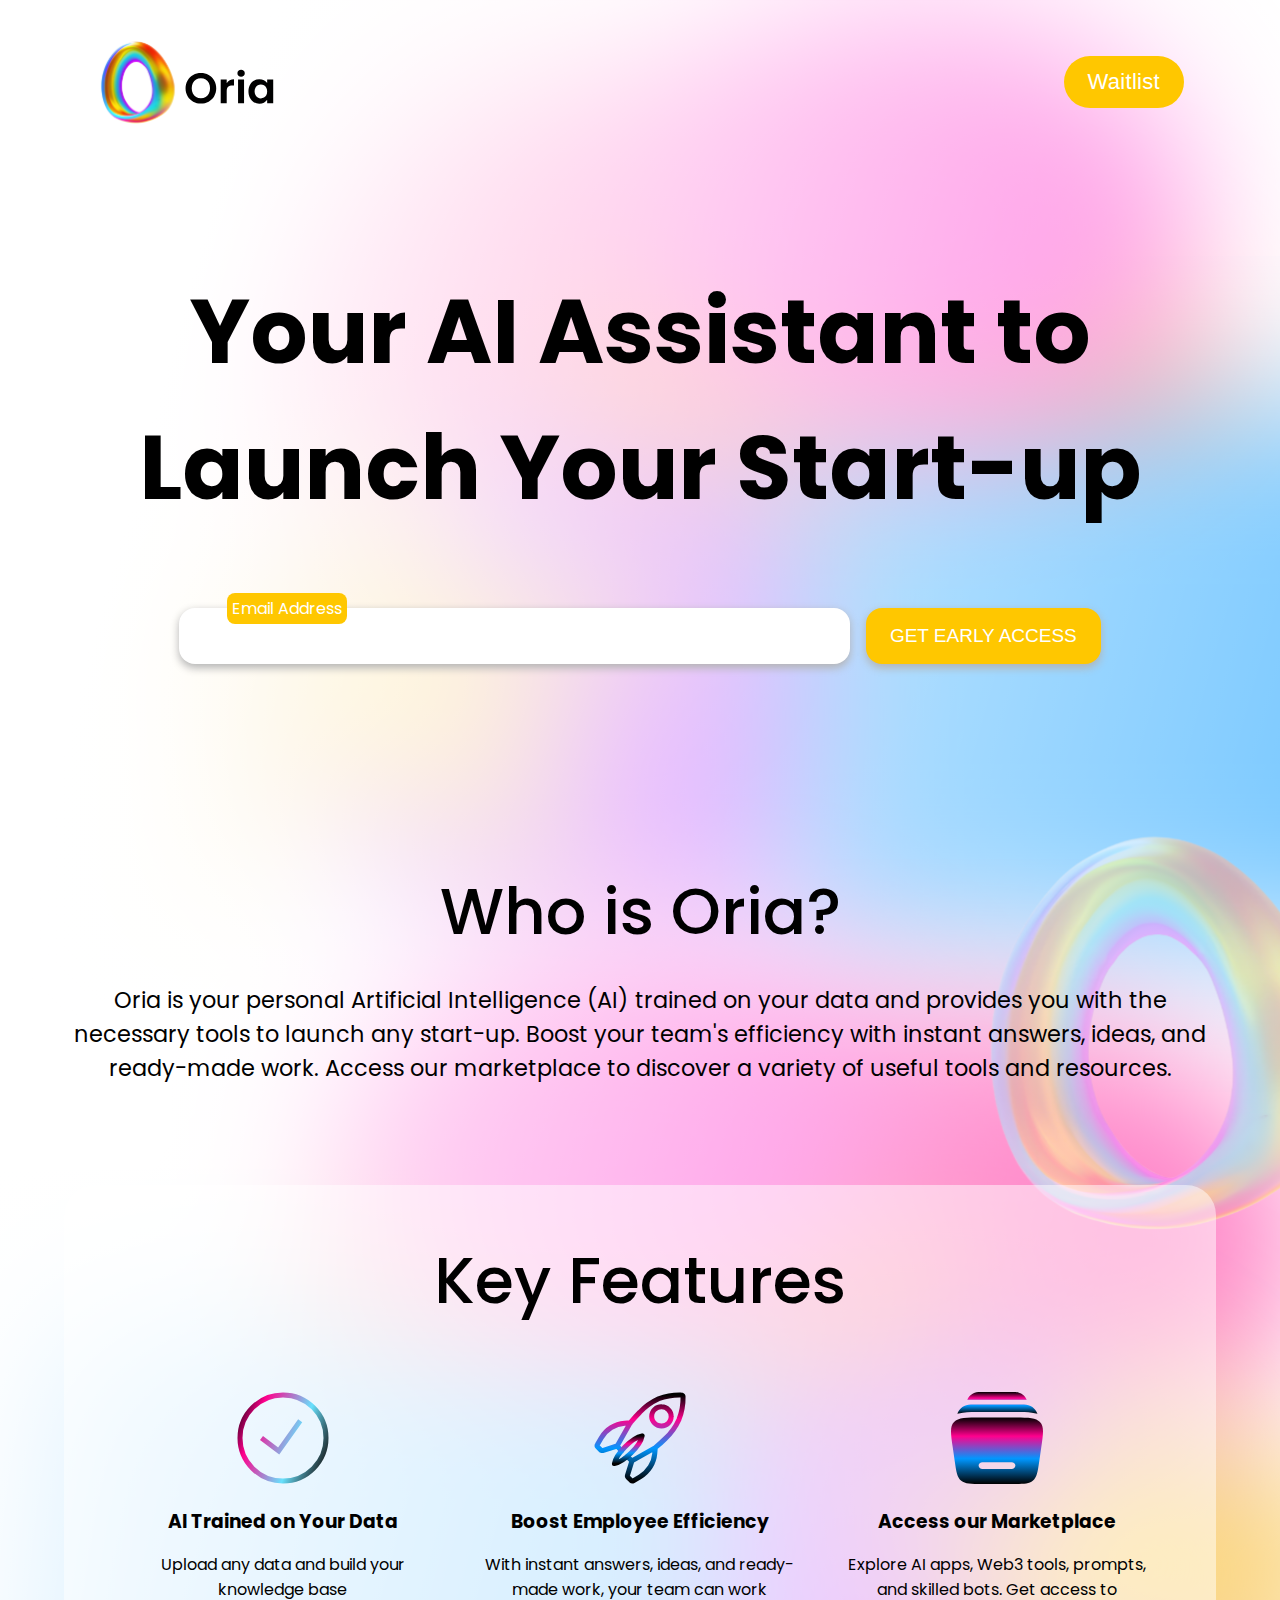
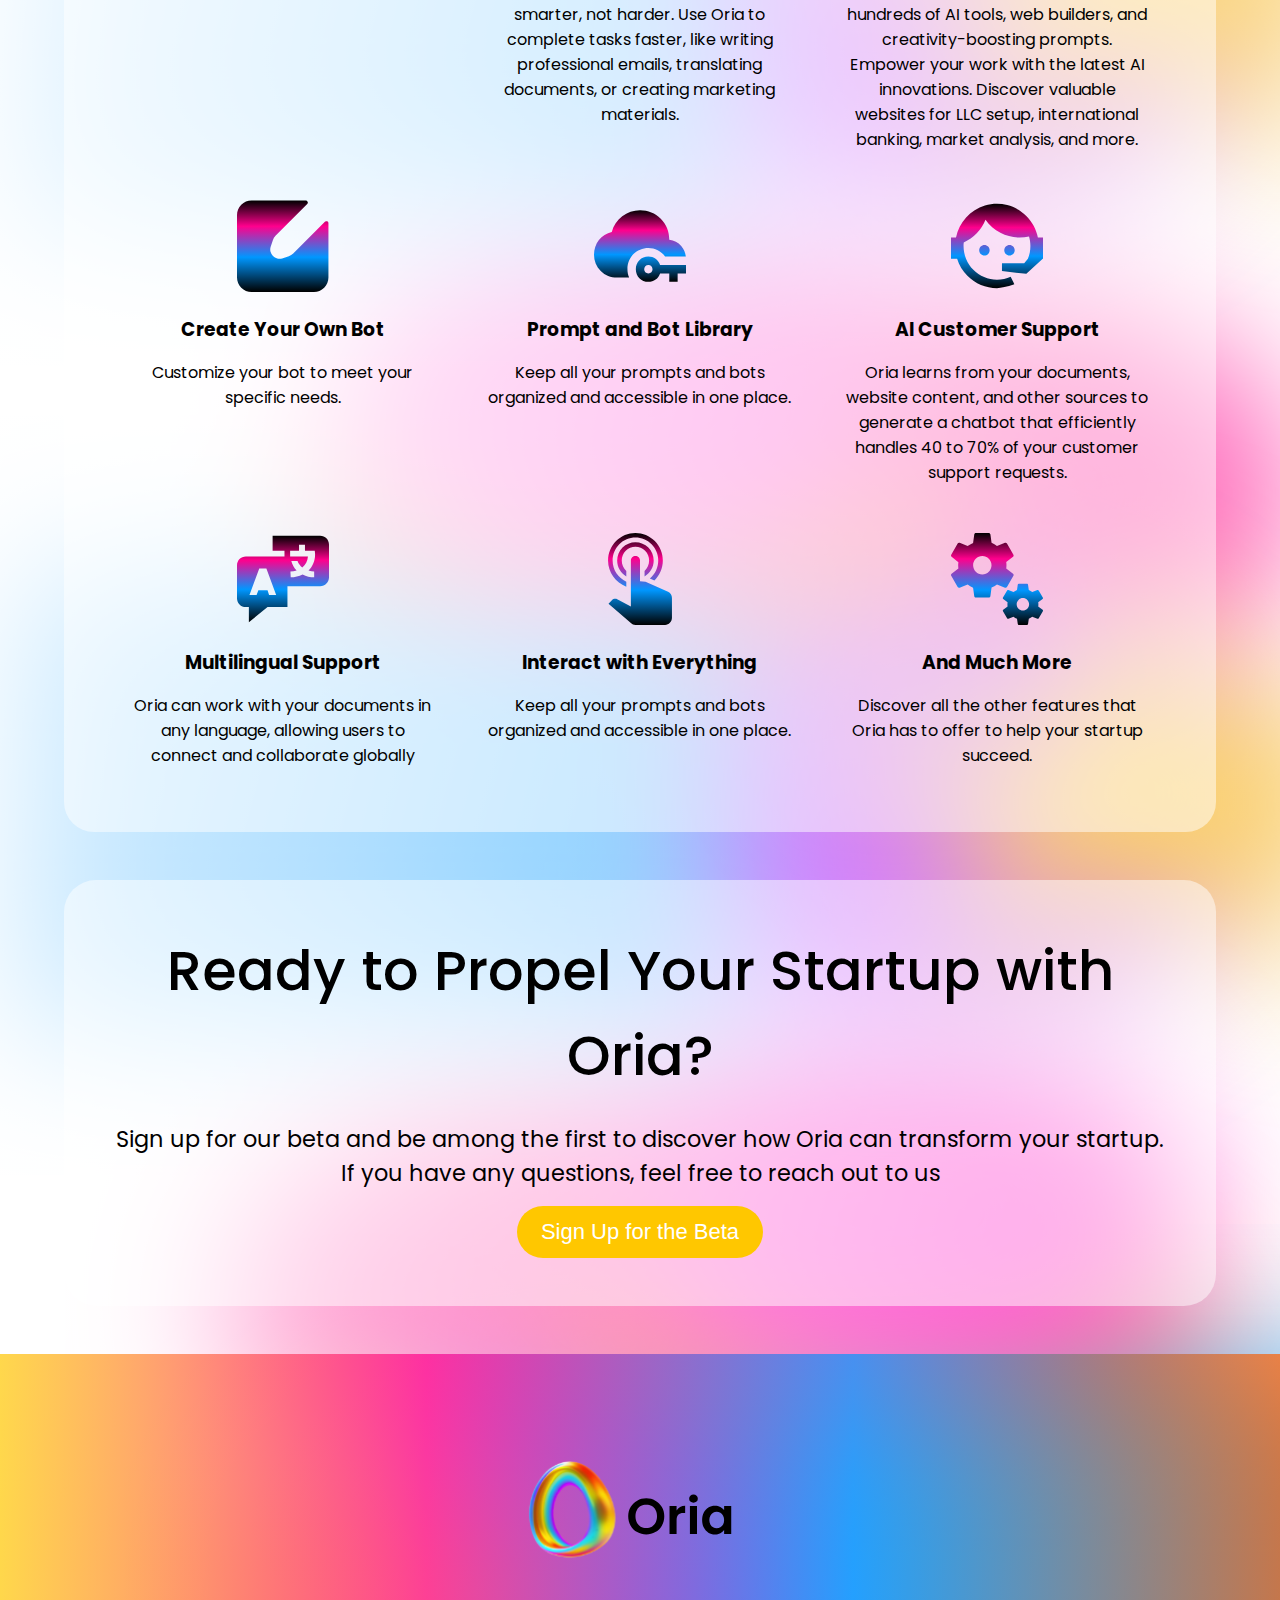
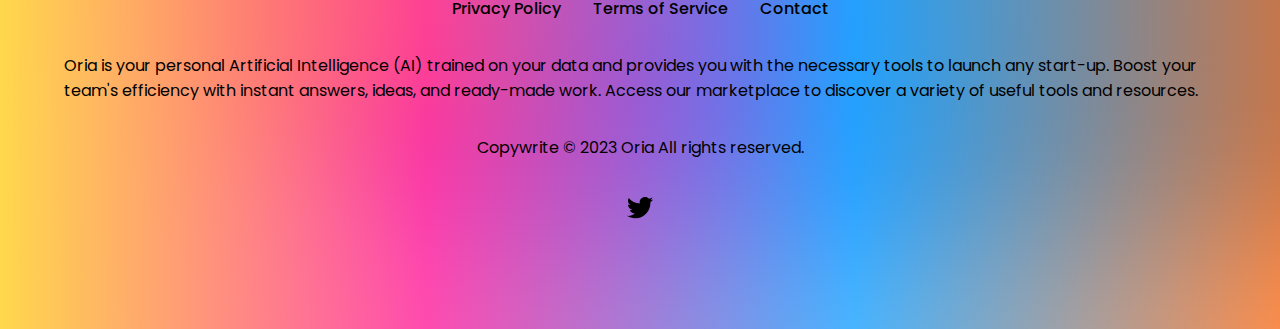
<file: index.html>
<!DOCTYPE html>
<html lang="en">
<head>
    <meta charset="UTF-8">
    <meta http-equiv="X-UA-Compatible" content="IE=edge">
    <meta name="viewport" content="width=device-width, initial-scale=1.0">
    <meta name="author" content="Cahit Doğan">
    <meta name="description" content="Your AI Assistant to Launch Your Start-up">

    <title>Oria</title>
    <link rel="stylesheet" href="css/style.css">

    <link rel="shortcut icon" href="assets/images/favicon.ico" type="image/x-icon">

    <link rel="preconnect" href="https://fonts.googleapis.com">
    <link rel="preconnect" href="https://fonts.gstatic.com" crossorigin>
    <link href="https://fonts.googleapis.com/css2?family=Poppins:wght@400;500;600;700&display=swap" rel="stylesheet">
    
    <link rel="preload" href="../assets/images/Background.svg" as="image">
</head>


<body>
    <div class="popup">
        <form method="POST" action="https://script.google.com/macros/s/AKfycbwVdhe3y3dsza_I50gTqKz7eOTCYbeEd-DSFrOkj9Dqrd45x0SLRdoiPP8DGaSfp7uDWg/exec" id="my-form">
            <input name="email" type="email" placeholder="Email *" required>
            <input name="firstName" placeholder="First Name" type="text" >
            <div class="check-container">
                <input type="checkbox" name="acceptTermsConditions" id="accept-terms" required>
                <label for="accept-terms">Accept terms and conditions</label>
            </div>
            <p>Oria will use the information you provide on the form to be in touch with you and to provide updates and marketing.</p>
            <button type="submit" class="popupBtn" >Join the Waiting List</button>
        </form>
    </div>
    <div class="overlay"></div>
    <div class="container">
        <header class="header">
            <img class="logo" src="assets/images/Logo.svg" alt="logo" width="200" height="100">
            <button class="waitlistBtn">Waitlist</button>
        </header>
        <main>
            <section class="banner">
                <h1>
                    Your AI Assistant to 
                    Launch Your Start-up
                </h1>
                <form class="input-form" method="POST" action="https://script.google.com/macros/s/AKfycbwVdhe3y3dsza_I50gTqKz7eOTCYbeEd-DSFrOkj9Dqrd45x0SLRdoiPP8DGaSfp7uDWg/exec" id="my-form-2">
                    <label for="email">Email Address</label>
                    <input name="email" type="email" id="email" required>
                    <button type="submit">GET EARLY ACCESS</button>
                </form>
            </section>
            <section class="about">
                <h2>Who is Oria?</h2>
                <p>Oria is your personal Artificial Intelligence (AI) trained on your data and provides you with the necessary tools to launch any start-up. Boost your team's efficiency with instant answers, ideas, and ready-made work. Access our marketplace to discover a variety of useful tools and resources.</p>
            </section>
            <section class="features">
                <h2>Key Features</h2>
                <div class="features-grid">
                    <div>
                        <img src="assets/images/feature-1.svg" alt="svg" width="92" height="92">
                        <h3>AI Trained on Your Data</h3>
                        <p> Upload any data and build your knowledge base</p>
                    </div>
                    <div>
                        <img src="assets/images/feature-2.svg" alt="svg" width="92" height="92">
                        <h3>Boost Employee Efficiency</h3>
                        <p>With instant answers, ideas, and ready-made work, your team can work smarter, not harder. Use Oria to complete tasks faster, like writing professional emails, translating documents, or creating marketing materials.</p>
                    </div>
                    <div>
                        <img src="assets/images/feature-3.svg" alt="svg" width="92" height="92">
                        <h3>Access our Marketplace</h3>
                        <p>Explore AI apps, Web3 tools, prompts, and skilled bots. Get access to hundreds of AI tools, web builders, and creativity-boosting prompts. Empower your work with the latest AI innovations. Discover valuable websites for LLC setup, international banking, market analysis, and more. </p>
                    </div>
                    <div>
                        <img src="assets/images/feature-4.svg" alt="svg" width="92" height="92">
                        <h3>Create Your Own Bot</h3>
                        <p>Customize your bot to meet your specific 
                            needs.</p>
                    </div>
                    <div>
                        <img src="assets/images/feature-5.svg" alt="svg" width="92" height="92">
                        <h3>Prompt and Bot Library</h3>
                        <p>Keep all your prompts and bots organized
                            and accessible in one place.</p>
                    </div>
                    <div>
                        <img src="assets/images/feature-6.svg" alt="svg" width="92" height="92">
                        <h3>AI Customer Support</h3>
                        <p> Oria learns from your documents, website content, and other sources to generate a chatbot that efficiently handles 40 to 70% of your customer support requests.</p>
                    </div>
                    <div>
                        <img src="assets/images/feature-7.svg" alt="svg" width="92" height="92">
                        <h3>Multilingual Support</h3>
                        <p> Oria can work with your documents in any language, allowing users to connect and collaborate globally</p>
                    </div>
                    <div>
                        <img src="assets/images/feature-8.svg" alt="svg" width="92" height="92">
                        <h3>Interact with Everything</h3>
                        <p>Keep all your prompts and bots organized
                            and accessible in one place.</p>
                    </div>
                    <div>
                        <img src="assets/images/feature-9.svg" alt="svg" width="92" height="92">
                        <h3>And Much More</h3>
                        <p>Discover all the other features that Oria has to offer to help your startup succeed.</p>
                    </div>
                </div>
            </section>
            <section class="cta">
                <h2>Ready to Propel Your Startup with Oria?</h2>
                <p>Sign up for our beta and be among the first to discover how Oria can transform your startup. If you have any questions, feel free to reach out to us</p>
                <button class="sign-up-for-the-beta">Sign Up for the Beta</button>
            </section>
        </main>
        
    </div>
    <footer>
        <div class="container">
            <div class="footer_wrapper">
                <img src="assets/images/Logo.svg" alt="logo" width="235" height="110">
            <ul>
                <li><a href="#">Privacy Policy</a></li>
                <li><a href="#">Terms of Service</a></li>
                <li><a href="#">Contact</a></li>
            </ul>
            <p>Oria is your personal Artificial Intelligence (AI) trained on your data and provides you with the necessary tools to launch any start-up. Boost your team's efficiency with instant answers, ideas, and ready-made work. Access our marketplace to discover a variety of useful tools and resources.</p>
            <p>Copywrite © 2023 Oria All rights reserved.</p>
            <div>
                <a href="https://twitter.com/oria_tech" aria-label="twitter link">
                    <svg xmlns="http://www.w3.org/2000/svg" width="30" height="30" viewBox="0 0 24 24" fill="none">
                    <path d="M22.46 6C21.69 6.35 20.86 6.58 20 6.69C20.88 6.16 21.56 5.32 21.88 4.31C21.05 4.81 20.13 5.16 19.16 5.36C18.37 4.5 17.26 4 16 4C13.65 4 11.73 5.92 11.73 8.29C11.73 8.63 11.77 8.96 11.84 9.27C8.28001 9.09 5.11001 7.38 3.00001 4.79C2.63001 5.42 2.42001 6.16 2.42001 6.94C2.42001 8.43 3.17001 9.75 4.33001 10.5C3.62001 10.5 2.96001 10.3 2.38001 10V10.03C2.38001 12.11 3.86001 13.85 5.82001 14.24C5.19074 14.4122 4.5301 14.4362 3.89001 14.31C4.16162 15.1625 4.69355 15.9084 5.41103 16.4429C6.1285 16.9775 6.99546 17.2737 7.89001 17.29C6.37364 18.4904 4.494 19.1393 2.56001 19.13C2.22001 19.13 1.88001 19.11 1.54001 19.07C3.44001 20.29 5.70001 21 8.12001 21C16 21 20.33 14.46 20.33 8.79C20.33 8.6 20.33 8.42 20.32 8.23C21.16 7.63 21.88 6.87 22.46 6Z" fill="black"/>
                    </svg>
                </a>
            </div>
            </div>
        </div>
    </footer>
    <script src="js/script.js"></script>
</body>
</html>
</file>
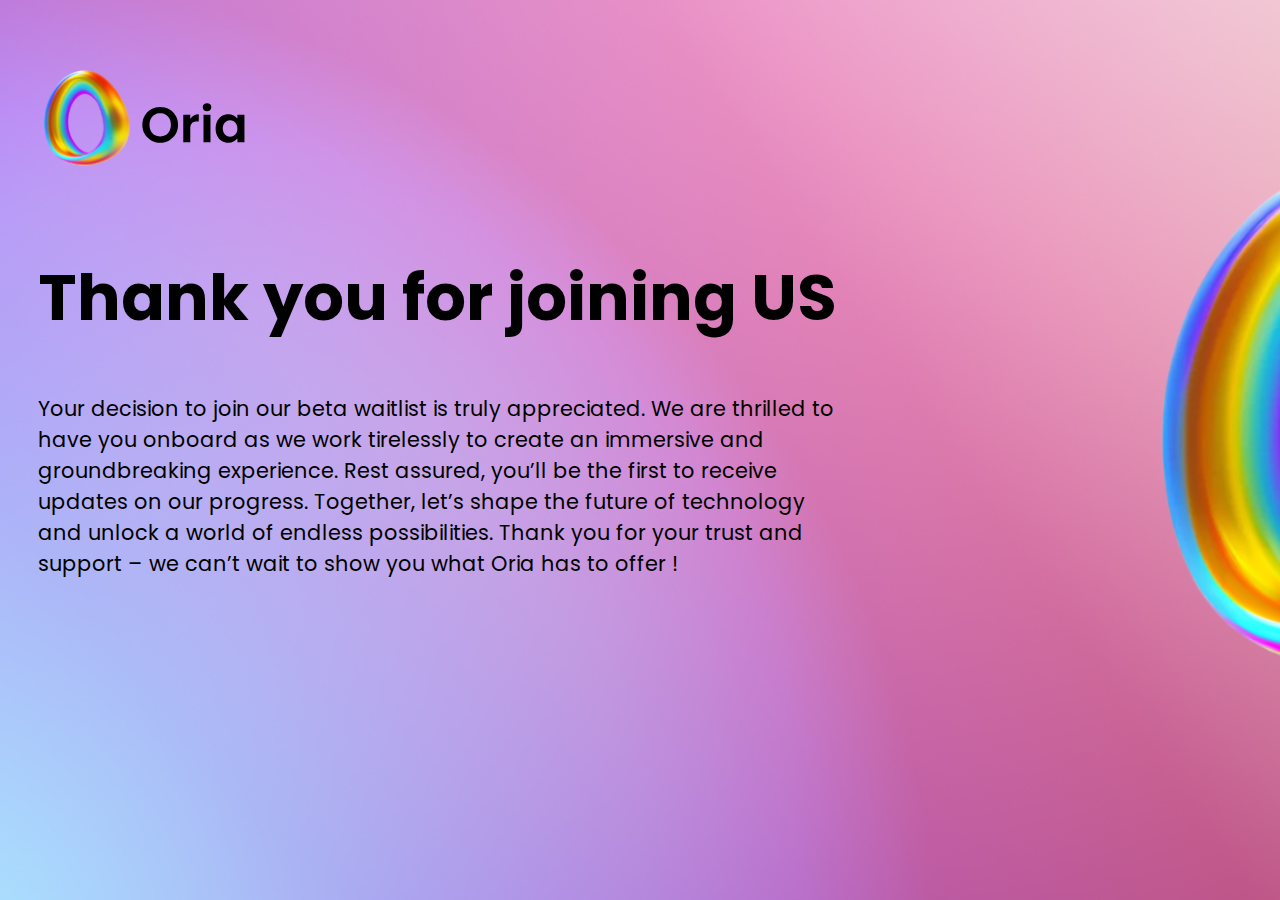
<file: thankyou.html>
<!DOCTYPE html>
<html lang="en">
<head>
    <meta charset="UTF-8">
    <meta http-equiv="X-UA-Compatible" content="IE=edge">
    <meta name="viewport" content="width=device-width, initial-scale=1.0">
    <meta name="author" content="Cahit Doğan">
    <meta name="description" content="Your AI Assistant to Launch Your Start-up">

    
    <title>thankyou</title>
    <link rel="stylesheet" href="css/thankyou.css">

    <link rel="shortcut icon" href="assets/images/favicon.ico" type="image/x-icon">

    <link rel="preconnect" href="https://fonts.googleapis.com">
    <link rel="preconnect" href="https://fonts.gstatic.com" crossorigin>
    <link href="https://fonts.googleapis.com/css2?family=Poppins:wght@400;600;&display=swap" rel="stylesheet">

    <link rel="preload" href="../assets/images/thank-you-background.svg" as="image">
    
</head>
<body style="background:none;">

    <main class="thankyou">
        <div class="content">
            <a href="index.html">
                <img src="assets/images/Logo.svg" alt="logo">
            </a>
            <div>
                <h1>Thank you for joining US</h1>
                <p>Your decision to join our beta waitlist is truly appreciated. We are thrilled to have you onboard as we work tirelessly to create an immersive and groundbreaking experience. Rest assured, you’ll be the first to receive updates on our progress. Together, let’s shape the future of technology and unlock a world of endless possibilities. Thank you for your trust and support – we can’t wait to show you what Oria has to offer !
                </p>
            </div>
        </div>
    </main>
</body>
</html>
</file>
<file: css/style.css>
:root{
    --primary: #FFC700;
    --secomdary: ;
    --white: #fff;
    --black: #000;
}

*{
    margin: 0;
    padding: 0;
    box-sizing: border-box;
}

html {
    /* font-size: 62.5%; */
}

body{
    font-family: 'Poppins', sans-serif;
    background: url('../assets/images/Background.svg');
    background-size: cover;
}


.container{
    max-width: 75rem;
    margin: 0 auto;
    padding: 0 1.5rem;
}

button{
    border: none;
    outline: none;
    color: var(--white);
    background: var(--primary);
    border-radius: 30px;
    padding: .8rem 1.5rem;
    font-weight: 500;
    font-style: normal;
    font-size: 1.375rem;
    cursor: pointer !important;
}

/* OVERLAY */
.overlay{
    position: fixed;
    height: 100%;
    width: 100%;
    background: rgba(0,0,0,0.5);
    z-index: 1;
    display: none;
}

.overlay.active{
    display: block;
}


/* POPUP */
.popup{
    position: fixed;
    top: 50%;
    left: 50%;
    transform: translate(-50%,-50%);
    background: var(--white);
    box-shadow: 0 0.5rem 0.5rem rgb(109, 109, 109);
    padding: 2rem;
    border-radius: 2rem;
    z-index: 2;
    width: 50vw;
    max-width: 550px;
    display: none;
}

.popup.active{
    display: block;
}

.popup button{
    border-radius: 0.8rem !important;
    font-size: 1.2rem;
}


.popup form{
    display: flex;
    flex-direction: column;
    gap: .8rem;
}

.popup form > input{
    padding: .6rem;
    margin-bottom: .3rem;
    border-radius: 5px;
    outline: none;
    border: 1px solid var(--black);
}

.popup .check-container{
    display: flex;
    align-items: center;
    gap: .5rem;
}

.popup form > p{
    color: #0091d1;
    font-size: 0.95rem;
    margin-bottom: 1.2rem;
}

.popup form > a {
    text-align: center;
}

.popup form input[type=email]::placeholder, .popup form input[type=text]::placeholder {
    font-size: 17px;
    color: black;
}

.popup form input[type=email], .popup form input[type=text] {
    height: 3rem;
    font-size: 1.2rem;
    border: none;
    box-shadow: 0 1.5px 0.3rem rgb(143, 143, 143);
    border-radius: 0.6rem;
}

/* HEADER */
header{
    display: flex !important;
    justify-content: space-between;
    align-items: center;
    padding: 2rem;
    position: relative;
}

header .background{
    position: absolute;
    width: 100%;
    height: 100%;
}

.waitlistBtn {
    font-weight: 500;
    letter-spacing: 0.3px;
}

/* MAIN */
main{
    position: relative;
}

main .background{
    position: absolute;
    width: 100%;
    height: 100%;
    /* background-color: orange; */
}

/* BANNER */
.banner{
    display: flex;
    justify-content: center;
    align-items: center;
    flex-direction: column;
    gap: 4.5rem;
    padding: 6.25rem 0;
    /* height: 80vh; */
}

.banner h1{
    font-size: 5.625rem;
    font-weight: 700;
    color: var(--black);
    text-align: center;
}

.banner .input-form{
    display: flex;
    align-items: center;
    gap: 1rem;
    width: 80%;
    position: relative;
    /* margin: 0 auto; */
}

.banner label{
    position: absolute;
    left: 3rem;
    top: -15px;
    padding: 3px 5px;
    color: var(--white);
    background: var(--primary);
    border-radius: 0.5rem;
}

.banner .input-form input{
    border-radius: 1rem;
    flex: 1;
    /* font-size: 1.8rem; */
    height: 3.5rem;
    border: none;
    box-shadow: 0 0.2rem 0.5rem rgb(180, 180, 180);
}

.banner .input-form input{
    border-radius: 1rem;
    flex: 1;
    /* font-size: 1.8rem; */
    height: 3.5rem;
    border: none;
    box-shadow: 0 0.2rem 0.5rem rgb(180, 180, 180);
    padding-left: 1rem;
    outline: none;
    font-size: 1.3rem;
    color: black;
}

.banner .input-form button{
    border-radius: 1rem;
    height: 3.5rem;
    font-weight: 500;
    font-size: 19px;
    box-shadow: 0 0.2rem 0.5rem rgb(180, 180, 180);
}

/* ABOUT */
.about{
    text-align: center;
    padding: 6.25rem 0;
}

.about h2{
    color: #000;
    text-align: center;
    font-size: 4rem;
    font-style: normal;
    font-weight: 500;
    margin-bottom: 1.5rem;
}

.about p{
    color: #000;
    text-align: center;
    font-size: 1.4rem;
    font-style: normal;
    font-weight: 400;
}

/* FEATURES */

.features{
    text-align: center;
    /* padding: 6.25rem 0; */
    padding: 3rem;
    border-radius: 30px;
    background-color: rgba(255, 255, 255, 0.5); /* White background with opacity (0.5) */
    margin-bottom: 3rem;
}

.features h2{
    color: #000;
    text-align: center;
    font-size: 4rem;
    font-style: normal;
    font-weight: 500;
    margin-bottom: 3rem;
}

.features-grid{
    
    display: grid;
    grid-template-columns: repeat(3, 1fr);
    gap: 1rem;
}

.features-grid div{
    padding: 1rem;
}


.features-grid div img,.features-grid div h3{ 
    margin-bottom: 1rem;
}




/* CTA */
.cta{
    text-align: center;
    padding: 2rem 0;
    padding: 3rem;
    border-radius: 2rem;
    background-color: rgba(255, 255, 255, 0.5); /* White background with opacity (0.5) */

}

.cta h2{
    color: #000;
    text-align: center;
    font-size: 3.5rem;
    font-style: normal;
    font-weight: 500;
    margin-bottom: 1.5rem;
}

.cta p{
    color: #000;
    text-align: center;
    font-size: 1.4rem;
    font-style: normal;
    font-weight: 400;
    margin-bottom: 1rem;
}

/* THANKYOU */
.thankyou{
    
    /* padding: 10rem; */
    background: url('../assets/images/Background.svg');
    background-size: cover;
}

.thankyou .content{
    width: 100%;
    height: 100vh;
    justify-content: flex-start;
    align-items: flex-start;
    margin: 0 auto;
    padding: 4rem 3%;
    background: url("../assets/images/thank-you-background.svg");
    background-repeat: no-repeat;
    background-size: cover;
}

.thankyou img{
    margin-bottom: 4.5rem;
}

.thankyou h1{
    font-size: 4rem;
    margin-bottom: 3rem;
}

.thankyou p{
    font-size: 1.3rem;
    font-weight: 400;
    max-width: 50rem;
}

/* THANKYOU POPUP */

.thankyou-popup {
    position: fixed;
    padding: 3rem;
    top: 50%;
    left: 50%;
    z-index: 100;
    transform: translate(-50%, -50%);
    margin-bottom: 1rem;
    display: none;
    width: 594px;
    height: 457px;
    flex-shrink: 0;
    border-radius: 10px;
    background: #fff;
    border: 10px solid black;
    box-shadow: 0px 4px 4px 0px rgba(0, 0, 0, 0.25);
    padding: 20px;
  }
  
  .thankyou-popup.active {
    display: block;
  }
  
  .thankyou-popup .thankyou-close {
    color: #aaa;
    font-size: 28px;
    font-weight: bold;
    position: absolute;
    right: 2%;
    bottom: 0.5%;
  }
  
  .thankyou-popup .thankyou-close:hover,
  .thankyou-popup .thankyou-close:focus {
    color: black;
    text-decoration: none;
    cursor: pointer;
  }
  
  .thankyou-popup .thankyou-input {
    margin-bottom: 1rem;
    width: 518px;
    height: 66px;
    flex-shrink: 0;
    border-radius: 10px;
    border: 2px solid rgba(0, 0, 0, 0.3);
  }
  
  .thankyou-popup input::placeholder {
    color: #000;
    /* text-align: center; */
    font-family: Poppins;
    position: absolute;
    top: 25%;
    left: 3%;
    font-size: 20px;
    font-style: normal;
    font-weight: 600;
    line-height: normal;
    opacity: 0.20000000298023224;
  }
  
  .thankyou-checkbox {
    display: flex;
  }
  
  .thankyou-checkbox .thankyoucheckbox-input {
    width: 30px;
    height: 27px;
    flex-shrink: 0;
    border-radius: 5px;
    border: 1px solid #000;
  }
  
  .thankyou-checkbox p {
    margin-left: 2%;
    color: #000;
    font-family: Poppins;
    font-size: 18px;
    font-style: normal;
    font-weight: 600;
    line-height: normal;
  }
  
  .thankyoupopup-text {
    color: #0097ff;
    font-family: Poppins;
    font-size: 20px;
    font-style: normal;
    font-weight: 400;
    line-height: normal;
    margin-top: 1rem;
  }
  
  .thankyou-popupBtn {
    width: 518px;
    height: 60px;
    flex-shrink: 0;
    border-radius: 10px;
    background: #ffc700;
    margin-top: 26px;
  }
  
  .thankyou-overlay {
    position: fixed;
    height: 100%;
    width: 100%;
    background: rgba(0, 0, 0, 0.5);
    z-index: 99;
    display: none;
  }
  
  .thankyou-overlay.active {
    display: block;
  }
  

/* FOOTER */
footer{
    margin-top: 3rem;
    background-image: linear-gradient(to right, rgba(255, 199, 0, 0.7), rgba(255, 0, 141, 0.7), rgba(0, 151, 255, 0.7), rgba(255, 95, 0, 0.7));
}

.footer_wrapper{
    padding: 100px 0;
    display: flex;
    flex-direction: column;
    justify-content: center;
    align-items: center;
    gap: 2rem;
}

footer ul{
    list-style: none;
    display: flex;
    align-items: center;
    gap: 2rem;
}

footer ul li a {
    font-weight: 500;
    text-decoration: none;
    color: black;
}

footer ul li a:hover {
    text-decoration: underline;
}

@media screen and (max-width: 991px){
    html{
        font-size: 80%;
    }

    .banner h1{
        font-size: 4rem;
    }

    .features-grid{
        grid-template-columns: repeat(2, 1fr);
    }

    .popup{
        width: 60vw;
        max-width: 650px;
    }
}

@media screen and (width < 820px) {
    body{
        background: url('../assets/images/Background.svg');
        background-position: top;
        background-repeat: no-repeat;
        background-size: 600%;
    }

    .banner .input-form {
        display: block;
        width: 90%;
    }

    .banner .input-form input {
        display: block;
        width: 100%;
        height: 3.5rem;
        margin-bottom: 1rem;
    }

    .banner .input-form button {
        display: block;
        margin: auto;
    }

    .popup{
        width: 75vw;
    }
    
}

@media screen and (max-width: 520px){
    header {
        padding: 2rem 0.5rem;
    }

    .features-grid{
       grid-template-columns: repeat(1, 1fr);
    }

    .logo{
        width: 12rem;
    }
    .banner h1{
        font-size: 3.5rem;
    }

    .banner .input-form {
        display: block;
        width: 95%;
    }

    .input-form{
        flex-direction: column;
    }

    .cta h2{
        font-size: 3rem;
    }

    .features h2{
        font-size: 3rem;   
    }

    .about h2{
        font-size: 3rem;
    }

    .thankyou .content {
        min-height: 70rem;
        height: 100vh;
        padding: 4rem 5%;
    }

    .popup{
        width: 90vw;
    }
}
</file>
<file: css/thankyou.css>
:root{
    --primary: #FFC700;
    --secomdary: ;
    --white: #fff;
    --black: #000;
}

*{
    margin: 0;
    padding: 0;
    box-sizing: border-box;
}

html {
    /* font-size: 62.5%; */
}

body{
    font-family: 'Poppins', sans-serif;
    background-size: cover;
}

/* MAIN */
main{
    position: relative;
}

main .background{
    position: absolute;
    width: 100%;
    height: 100%;
    /* background-color: orange; */
}



.thankyou .content{
    width: 100%;
    height: 100vh;
    justify-content: flex-start;
    align-items: flex-start;
    margin: 0 auto;
    padding: 4rem 3%;
    background: url("../assets/images/thank-you-background.svg");
    background-repeat: no-repeat;
    background-size: cover;
}

.thankyou img{
    margin-bottom: 4.5rem;
}

.thankyou h1{
    font-size: 4rem;
    margin-bottom: 3rem;
}

.thankyou p{
    font-size: 1.3rem;
    font-weight: 400;
    max-width: 50rem;
}

/* THANKYOU POPUP */

.thankyou-popup {
    position: fixed;
    padding: 3rem;
    top: 50%;
    left: 50%;
    z-index: 100;
    transform: translate(-50%, -50%);
    margin-bottom: 1rem;
    display: none;
    width: 594px;
    height: 457px;
    flex-shrink: 0;
    border-radius: 10px;
    background: #fff;
    border: 10px solid black;
    box-shadow: 0px 4px 4px 0px rgba(0, 0, 0, 0.25);
    padding: 20px;
  }
  
  .thankyou-popup.active {
    display: block;
  }
  
  .thankyou-popup .thankyou-close {
    color: #aaa;
    font-size: 28px;
    font-weight: bold;
    position: absolute;
    right: 2%;
    bottom: 0.5%;
  }
  
  .thankyou-popup .thankyou-close:hover,
  .thankyou-popup .thankyou-close:focus {
    color: black;
    text-decoration: none;
    cursor: pointer;
  }
  
  .thankyou-popup .thankyou-input {
    margin-bottom: 1rem;
    width: 518px;
    height: 66px;
    flex-shrink: 0;
    border-radius: 10px;
    border: 2px solid rgba(0, 0, 0, 0.3);
  }
  
  .thankyou-popup input::placeholder {
    color: #000;
    /* text-align: center; */
    font-family: Poppins;
    position: absolute;
    top: 25%;
    left: 3%;
    font-size: 20px;
    font-style: normal;
    font-weight: 600;
    line-height: normal;
    opacity: 0.20000000298023224;
  }
  
  .thankyou-checkbox {
    display: flex;
  }
  
  .thankyou-checkbox .thankyoucheckbox-input {
    width: 30px;
    height: 27px;
    flex-shrink: 0;
    border-radius: 5px;
    border: 1px solid #000;
  }
  
  .thankyou-checkbox p {
    margin-left: 2%;
    color: #000;
    font-family: Poppins;
    font-size: 18px;
    font-style: normal;
    font-weight: 600;
    line-height: normal;
  }
  
  .thankyoupopup-text {
    color: #0097ff;
    font-family: Poppins;
    font-size: 20px;
    font-style: normal;
    font-weight: 400;
    line-height: normal;
    margin-top: 1rem;
  }
  
  .thankyou-popupBtn {
    width: 518px;
    height: 60px;
    flex-shrink: 0;
    border-radius: 10px;
    background: #ffc700;
    margin-top: 26px;
  }
  
  .thankyou-overlay {
    position: fixed;
    height: 100%;
    width: 100%;
    background: rgba(0, 0, 0, 0.5);
    z-index: 99;
    display: none;
  }
  
  .thankyou-overlay.active {
    display: block;
  }


@media screen and (max-width: 991px){
    html{
        font-size: 80%;
    }
}

@media screen and (max-width: 520px){
    
    .logo{
        width: 12rem;
    }

    .thankyou .content {
        min-height: 70rem;
        height: 100vh;
        padding: 4rem 5%;
    }
}
</file>
